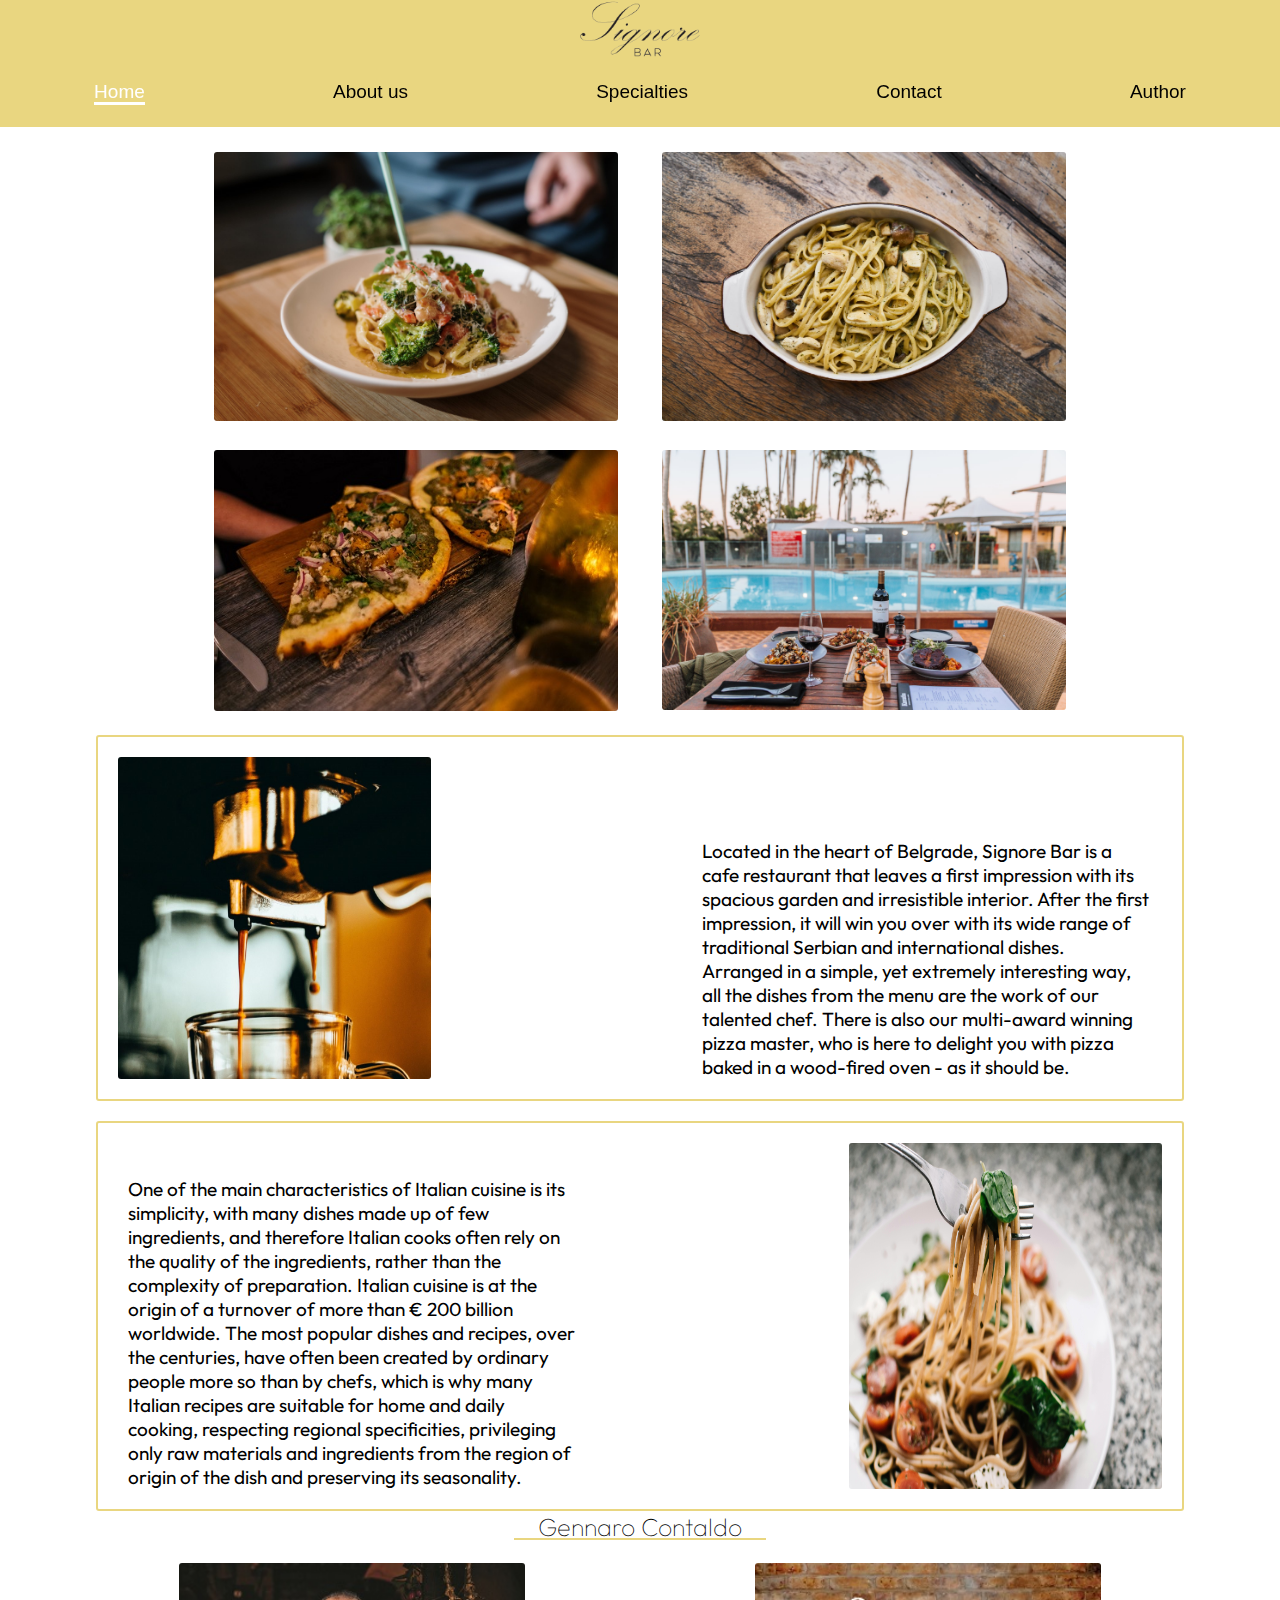
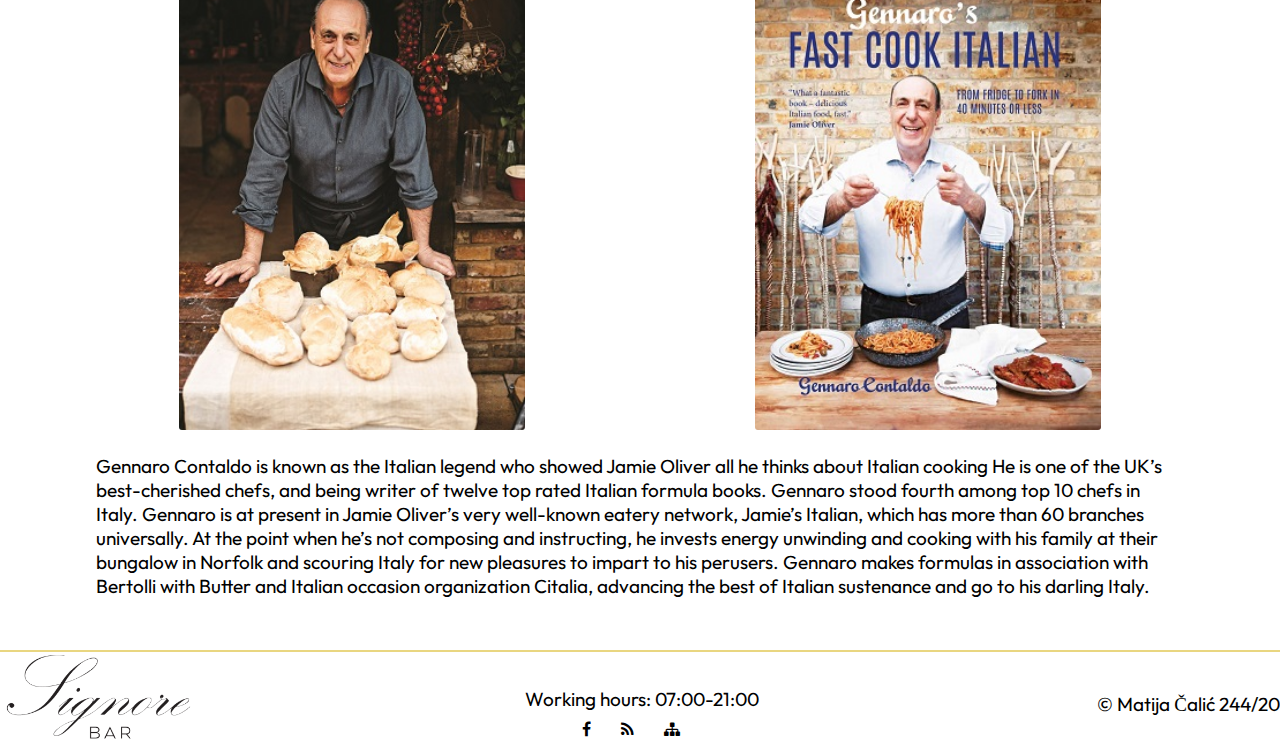
<file: index.html>
<!DOCTYPE html>
<html>
    <head>
        <title>Signore Bar</title>
        <link rel="stylesheet" type="text/css" href="css/style.css"/>
        <meta name="author" content="Matija Calic"/>
        <meta name="description" content="Located in the heart of Belgrade, Signore Bar is a cafe restaurant that leaves a first impression with its spacious garden and irresistible interior. "/>
        <meta name="keywords" content="Signore,Bar,Belgrade,cafe,restaurant"/> 
        <meta charset="utf-8"/>
        <link rel="shortcut icon" href="img/logo.ico"/>
        <link rel="stylesheet" href="https://cdnjs.cloudflare.com/ajax/libs/font-awesome/4.7.0/css/font-awesome.min.css">
      </head>
   

    <body>
       <a href="index.html"> <div id="logo"><img src="img/matija logo.png"/></div></a>
        <nav>
            <ul>
                <li><a class="hov" href="index.html">Home</a></li>
                <li><a href="aboutUs.html">About us</a></li>
                <li><a href="galery.html">Specialties</a></li>
                <li><a href="contact.html">Contact</a></li>
                <li><a href="autor.html">Author</a></li>
            </ul>
        </nav>
        <div class="indexBc odvoji">
           <div class="Left"><img src="img/jelo1.jpeg" alt=""/></div> 
          <div class="Right"> <img src="img/jelo2.jpeg" alt=""/></div> 
            </div>
            <div class="indexBc">
                <div class="Left"><img src="img/jelo3.jpeg" alt=""/></div> 
                <div class="Right"> <img src="img/jelo4.jpeg" alt=""/></div> 
            </div>
        </div>
        <div class="kafa">
            <img src="img/kafa.jpg" alt="kafa"/>
            <p>
              </br></br></br>
                Located in the heart of Belgrade, Signore Bar is a cafe restaurant that leaves a first impression with its spacious garden and irresistible interior. 
                After the first impression, it will win you over with its wide range of traditional Serbian and international dishes.
                <br/>
                

Arranged in a simple, yet extremely interesting way, all the dishes from the menu are the work of our talented chef. There is also our multi-award winning pizza master, who is here to delight you with pizza baked in a wood-fired oven - as it should be.


            </p>
        </div>
      <div class="kafa">
            
            <p>
              </br>
                One of the main characteristics of Italian cuisine is its simplicity, with many dishes made up of few ingredients, and therefore Italian cooks often rely on the quality of the ingredients, rather than the complexity of preparation. Italian cuisine is at the origin of a turnover of more than € 200 billion worldwide.

The most popular dishes and recipes, over the centuries, have often been created by ordinary people more so than by chefs, which is why many Italian recipes are suitable for home and daily cooking, respecting regional specificities, privileging only raw materials and ingredients from the region of origin of the dish and preserving its seasonality.
            </p>
            <img src="img/pasta.jpg" alt="kafa"/>

        </div>
        <h1 class="k"> &#160; &#160; Gennaro Contaldo &#160; &#160;</h1> 
        <div id="pizza">
            <img src="img/contaldo.jpg" alt=""/>
            <img src="img/contaldoBook.jpg" alt=""/>
        </div>
        

        <p id="text">
           
           <br/>

           Gennaro Contaldo is known as the Italian legend who showed Jamie Oliver all he thinks about Italian cooking He is one of the UK’s best-cherished chefs, and being writer of twelve top rated Italian formula books. Gennaro stood fourth among top 10 chefs in Italy.

Gennaro is at present in Jamie Oliver’s very well-known eatery network, Jamie’s Italian, which has more than 60 branches universally. At the point when he’s not composing and instructing, he invests energy unwinding and cooking with his family at their bungalow in Norfolk and scouring Italy for new pleasures to impart to his perusers. Gennaro makes formulas in association with Bertolli with Butter and Italian occasion organization Citalia, advancing the best of Italian sustenance and go to his darling Italy.
        </p>
      
       

<div id="futer">
    <img src="img/matija logo.png" alt="logo">
   
    <div id="socijalne">
       
        <p >Working hours: 07:00-21:00 </p>
        <ul >
        
            <li><a href="#"><i class="fa fa-facebook"></i></a></li>
            <li><a href="rss.xml"><i class="fa fa-rss"></i></a></li>
            <li><a href="sitemap.xml"><i class="fa fa-sitemap"></i></a></li>
            
        </ul>
    </div>
    <p class="f">&#169 Matija Čalić 244/20</p>
    
</div>

        
    </body>
    </html>
</file>
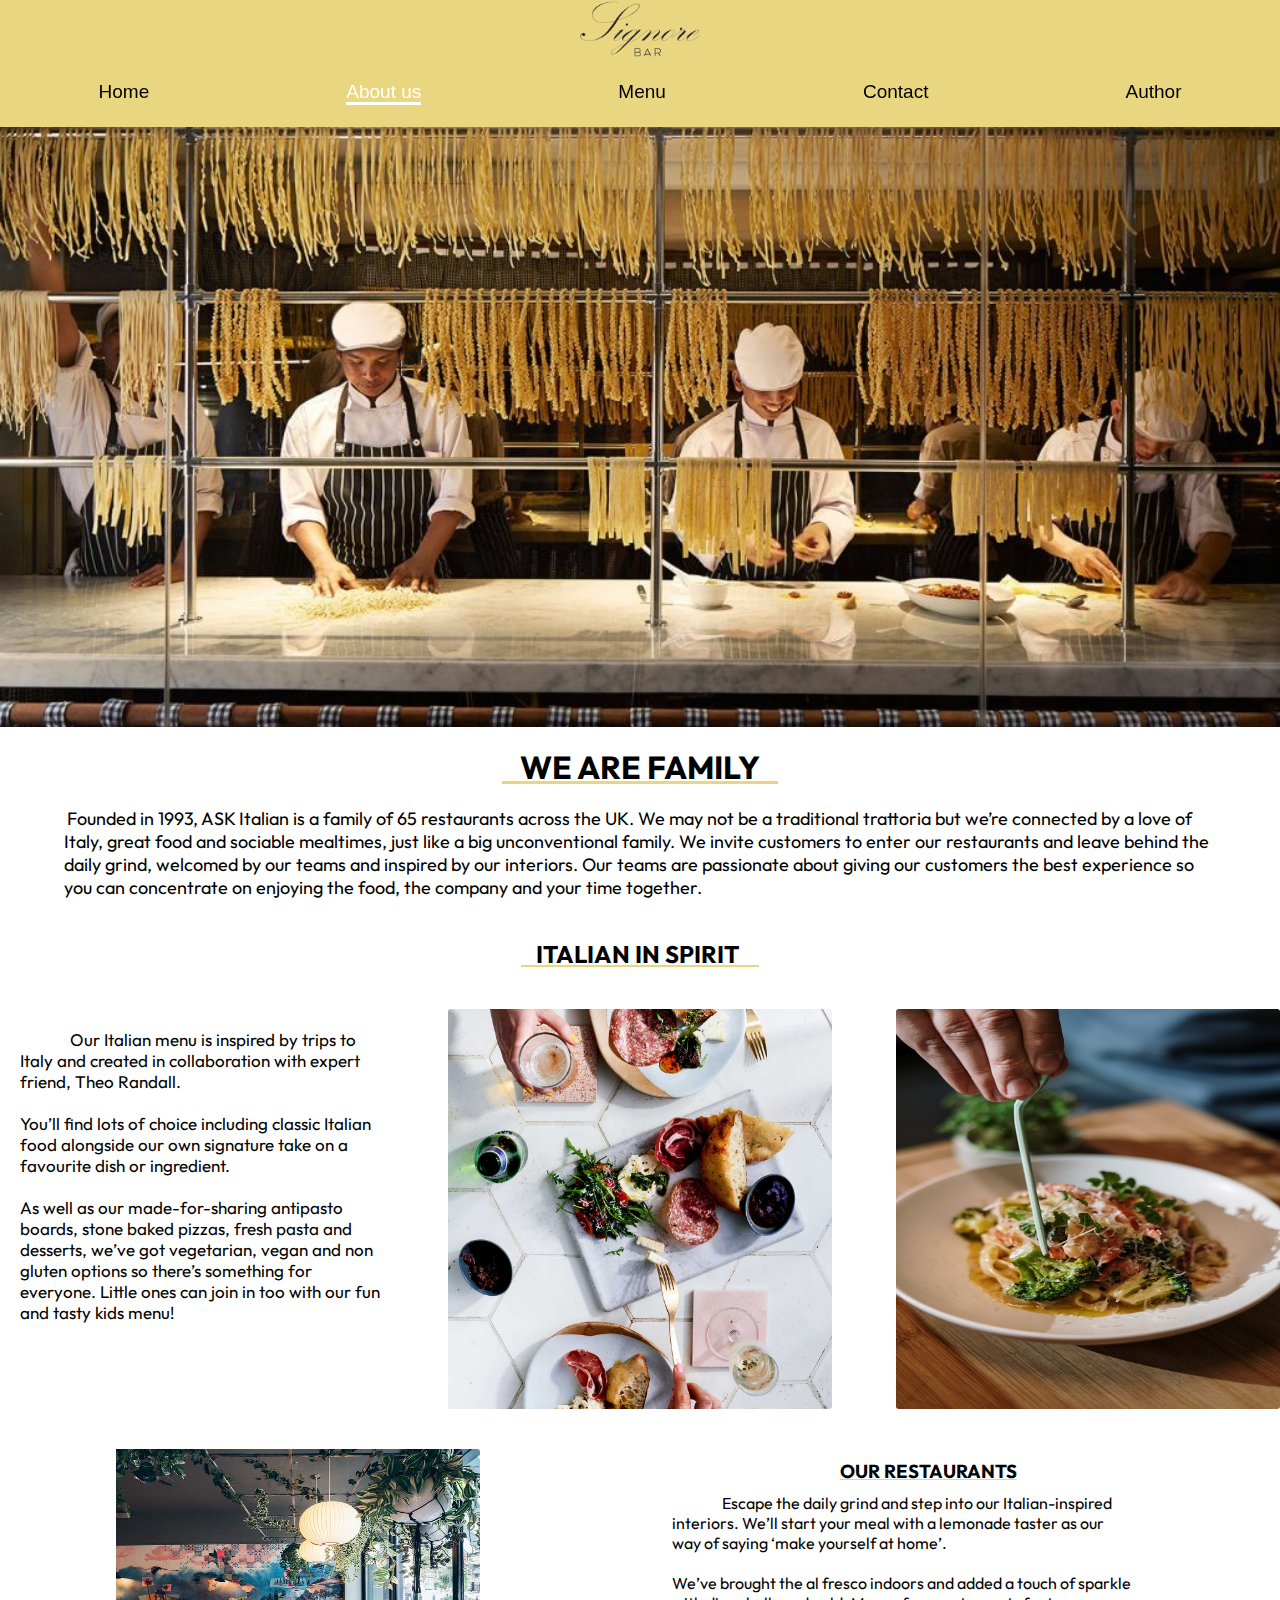
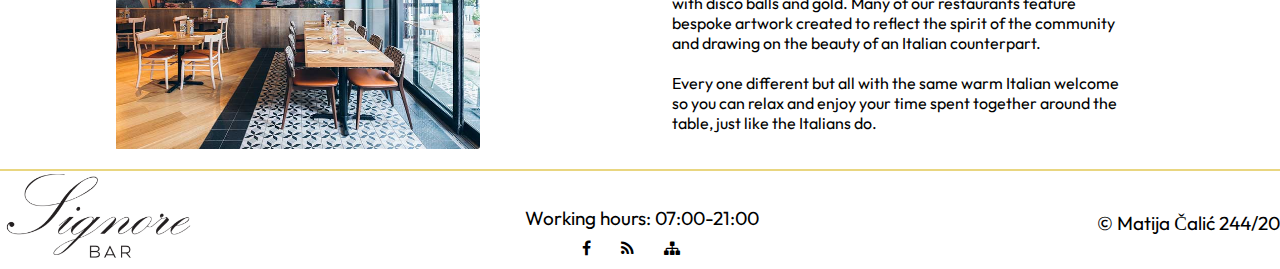
<file: aboutUs.html>
<!DOCTYPE html>
<html>
    <head>
        <title>About us</title>
        <link rel="stylesheet" type="text/css" href="css/style.css"/>
        <meta name="author" content="Matija Calic"/>
        <meta name="description" content="Founded in 1993, ASK Italian is a family of 65 restaurants across the UK. We may not be a traditional trattoria but we’re connected by a love of Italy, great food and sociable mealtimes, just like a big unconventional family. We invite customers to enter our restaurants and leave behind the daily grind, welcomed by our teams and inspired by our interiors. Our teams are passionate about giving our customers the best experience so you can concentrate on enjoying the food, the company and your time together."/>
        <meta name="keywords" content="Italian,Italy,meal,mealtimes,counterpart"/> 
        <meta charset="utf-8"/>
        <link rel="shortcut icon" href="img/logo.ico"/>
        <link rel="stylesheet" href="https://cdnjs.cloudflare.com/ajax/libs/font-awesome/4.7.0/css/font-awesome.min.css">
      </head>
   

    <body>
        <a href="index.html"> <div id="logo"><img src="img/matija logo.png"/></div></a>
       
        <nav>
            <ul>
                <li><a href="index.html">Home</a></li>
                <li><a href="aboutUs.html" class="hov" >About us</a></li>
                <li><a href="galery.html">Menu</a></li>
                <li><a href="contact.html">Contact</a></li>
                <li><a href="autor.html">Author</a></li>
            </ul>
        </nav>
        
        <div id="rest"></div>

        <div id="hranaAbout">
            <h1>&#160; &#160;we are family&#160; &#160; </h1>
            <p>Founded in 1993, ASK Italian is a family of 65 restaurants across the UK. We may not be a traditional trattoria but we’re connected by a love of Italy, great food and sociable mealtimes, just like a big unconventional family. We invite customers to enter our restaurants and leave behind the daily grind, welcomed by our teams and inspired by our interiors. Our teams are passionate about giving our customers the best experience so you can concentrate on enjoying the food, the company and your time together.</p>
        
            <h2>&#160; &#160;ITALIAN IN SPIRIT &#160; &#160;</h2>
            </div>
            <div id="hranaAbout2">
                
                <p>
                    
                    Our Italian menu is inspired by trips to Italy and created in collaboration with expert friend, Theo Randall.<br/><br/>
                    You’ll find lots of choice including classic Italian food alongside our own signature take on a favourite dish or ingredient.<br/><br/>
                    As well as our made-for-sharing antipasto boards, stone baked pizzas, fresh pasta and desserts, we’ve got vegetarian, vegan and non gluten options so there’s something for everyone. Little ones can join in too with our fun and tasty kids menu!
                </p>
                <img src="img/coko.jpg" alt="italianCoko"/>
                <img src="img/salad.jpg" alt="italianSalad"/>
            </div>

            <div id="hranaAbout3">
                <img src="img/restourant.jpg" alt="Signoro restaurant"/>
                <div id="aboutText">
                    <h3>OUR RESTAURANTS</h3>
                    <p>Escape the daily grind and step into our Italian-inspired interiors. We’ll start your meal with a lemonade taster as our way of saying ‘make yourself at home’.
<br/><br/>

                        We’ve brought the al fresco indoors and added a touch of sparkle with disco balls and gold. Many of our restaurants feature bespoke artwork created to reflect the spirit of the community and drawing on the beauty of an Italian counterpart.
                        <br/><br/>
                        Every one different but all with the same warm Italian welcome so you can relax and enjoy your time spent together around the table, just like the Italians do.</p>
                </div>
            </div>
        

     <!--   <div id="hranaAbout">
            <p>It is said that good food never tires you, good food is art and passion, it is an infinite tradition. 
                That’s why the alchemy of typical Roman flavors can only be found in the SIGNORE BAR where tradition and innovation form a truly exceptional combination. 
                The twenty-year experience of our chef guarantees the choice of high quality raw materials. In addition to being able to accompany YOUR dishes, we offer a wide selection of locally selected wines.
               <p>Escape the daily grind and step into our Italian-inspired interiors. We’ll start your meal with a lemonade taster as our way of saying ‘make yourself at home’.

We’ve brought the al fresco indoors and added a touch of sparkle with disco balls and gold. Many of our restaurants feature bespoke artwork created to reflect the spirit of the community and drawing on the beauty of an Italian counterpart.

Every one different but all with the same warm Italian welcome so you can relax and enjoy your time spent together around the table, just like the Italians do.</p>
            </p>

        </div>
        <div id="rest"></div>-->

    

        <div id="futer">
            <img src="img/logo.png" alt="logo">
           
            <div id="socijalne">
               
                <p >Working hours: 07:00-21:00 </p>
                <ul >
                
                    <li><a href="#"><i class="fa fa-facebook"></i></a></li>
                    <li><a href="rss.xml"><i class="fa fa-rss"></i></a></li>
                    <li><a href="sitemap.xml"><i class="fa fa-sitemap"></i></a></li>
                    
                </ul>
            </div>
            <p class="f">&#169 Matija Čalić 244/20</p>
            
        </div>
        
                
            </body>
            </html>
</file>
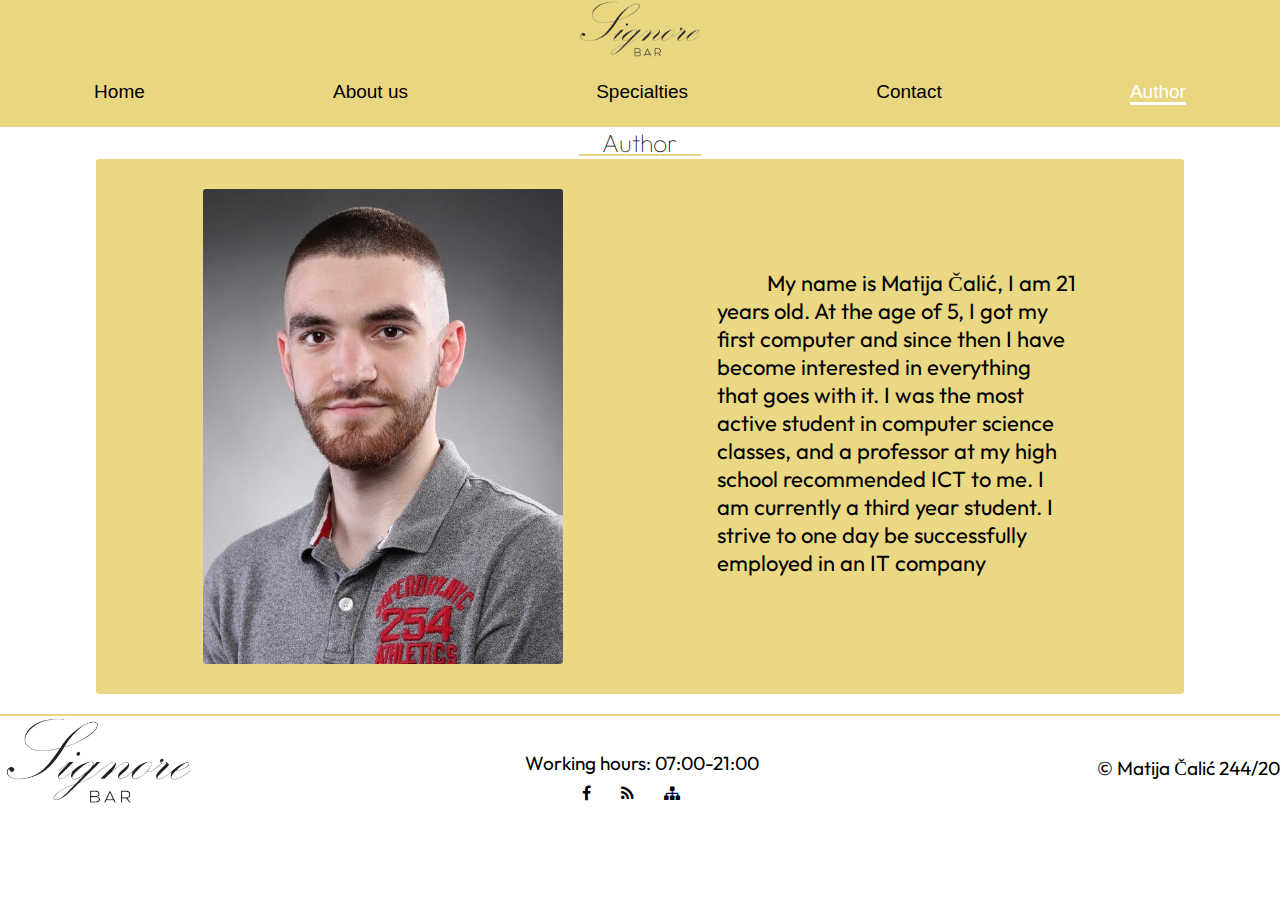
<file: autor.html>
<!DOCTYPE html>
<html>
    <head>
        <title>Author</title>
        <link rel="stylesheet" type="text/css" href="css/style.css"/>
        <meta name="author" content="Matija Calic"/>
        <meta name="description" content="My name is Matija Čalić, I am 21 years old. At the age of 5, I got my first computer and since then I have become interested in everything that goes with it. "/>
        <meta name="keywords" content="Matija,Calic,computer,ICT,company"/> 
        <meta charset="utf-8"/>
        <link rel="shortcut icon" href="img/logo.ico"/>
        <link rel="stylesheet" href="https://cdnjs.cloudflare.com/ajax/libs/font-awesome/4.7.0/css/font-awesome.min.css">
      </head>
   

    <body>
       <a href="index.html"> <div id="logo"><img src="img/matija logo.png"/></div></a>
        <nav>
            <ul>
                <li><a  href="index.html">Home</a></li>
                <li><a href="aboutUs.html">About us</a></li>
                <li><a href="galery.html">Specialties</a></li>
                <li><a href="contact.html">Contact</a></li>
                <li><a class="hov" href="autor.html">Author</a></li>
            </ul>
        </nav>

        <h1 class="k"> &#160; &#160; Author &#160; &#160;</h1>
        <div id="autor">
            <img src="img/author.jpg" alt="author">
            <p>My name is Matija Čalić, I am 21 years old. At the age of 5, I got my first computer and since then I have become interested in everything that goes with it. I was the most active student in computer science classes, and a professor at my high school recommended ICT to me. I am currently a third year student. I strive to one day be successfully employed in an IT company</p>
        </div>


       
        

        <div id="futer">
            <img src="img/matija logo.png" alt="logo">
           
            <div id="socijalne">
               
                <p >Working hours: 07:00-21:00 </p>
                <ul >
                
                    <li><a href="#"><i class="fa fa-facebook"></i></a></li>
                    <li><a href="rss.xml"><i class="fa fa-rss"></i></a></li>
                    <li><a href="sitemap.xml"><i class="fa fa-sitemap"></i></a></li>
                    
                </ul>
            </div>
            <p class="f">&#169 Matija Čalić 244/20</p>
            
        </div>
        
                
            </body>
            </html>
</file>
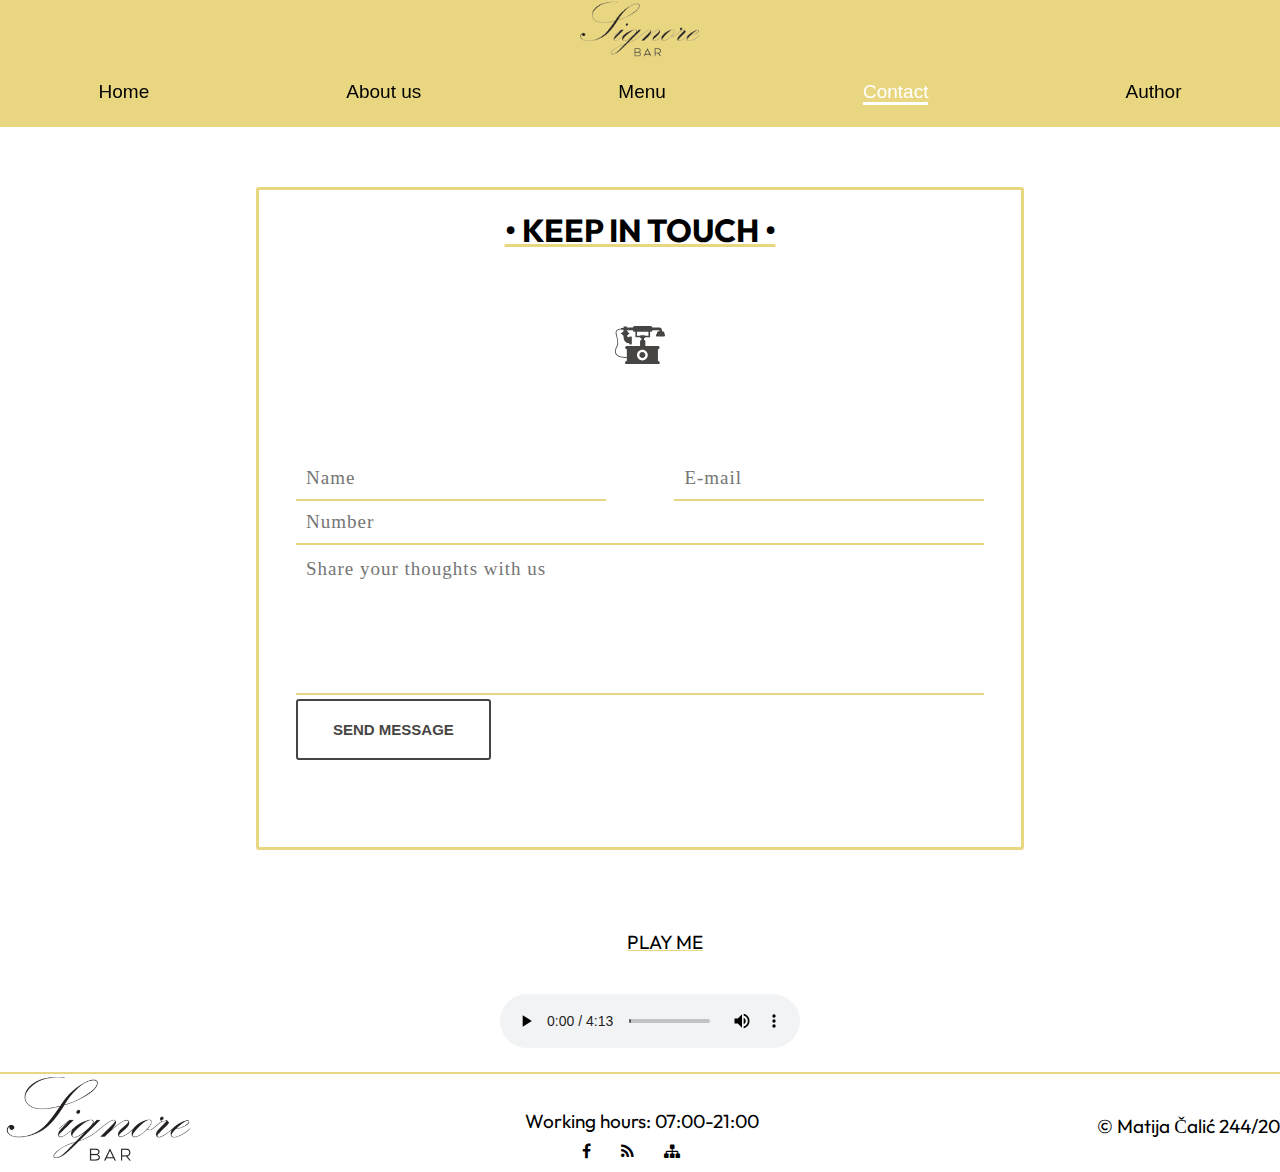
<file: contact.html>
<!DOCTYPE html>
<html>
    <head>
        <title>Contact</title>
        <link rel="stylesheet" type="text/css" href="css/style.css"/>
        <meta name="author" content="Matija Calic"/>
        <meta name="description" content="Please contact us"/>
        <meta name="keywords" content="music,Touch,name,email,telephone"/> 
        <meta charset="utf-8"/>
        <link rel="shortcut icon" href="img/logo.ico"/>
        <link rel="stylesheet" href="https://cdnjs.cloudflare.com/ajax/libs/font-awesome/4.7.0/css/font-awesome.min.css">
      </head>
   

    <body>
      <a href="index.html"> <div id="logo"><img src="img/matija logo.png"/></div></a>
        <nav>
            <ul>
                <li><a href="index.html">Home</a></li>
                <li><a href="aboutUs.html"  >About us</a></li>
                <li><a href="galery.html" >Menu</a></li>
                <li><a href="contact.html" class="hov">Contact</a></li>
                <li><a href="autor.html">Author</a></li>
            </ul>
        </nav>
        

        <div id="container">
            <h1 class="hMenu">&bull; Keep in Touch &bull;</h1>
            <div class="underline">
            </div>
            <div class="icon_wrapper">
              <svg class="icon" viewBox="0 0 145.192 145.192">
                <path d="M126.82,32.694c-2.804,0-5.08,2.273-5.08,5.075v2.721c-1.462,0-2.646,1.185-2.646,2.647v1.995    c0,1.585,1.286,2.873,2.874,2.873h20.577c1.462,0,2.646-1.185,2.646-2.647v-3.041c0-1.009-0.816-1.825-1.823-1.825v-2.722    c0-2.802-2.276-5.075-5.079-5.075h-1.985v-3.829c0-3.816-3.095-6.912-6.913-6.912h-0.589h-20.45c0-2.67-2.164-4.835-4.833-4.835    H56.843c-2.67,0-4.835,2.165-4.835,4.835H34.356v-3.384h-9.563v3.384v1.178h-7.061v1.416c-2.67,0.27-10.17,1.424-13.882,5.972    c-1.773,2.17-2.44,4.791-1.983,7.793c0.463,3.043,1.271,6.346,2.128,9.841c2.354,9.616,5.024,20.515,0.549,28.077    C2.647,79.44-3.125,90.589,2.201,99.547c4.123,6.935,13.701,10.44,28.5,10.44c1.186,0,2.405-0.023,3.658-0.068v9.028h-0.296    c-2.516,0-4.558,2.039-4.558,4.558v4.566h100.04v-4.564c0-2.519-2.039-4.558-4.558-4.558h-0.297V84.631h0.297    c2.519,0,4.558-2.037,4.558-4.556v-0.009c0-2.516-2.039-4.556-4.556-4.556l-36.786-0.009V61.973c0-2.193-1.777-3.971-3.972-3.971    v-4.711h0.456c1.629,0,2.952-1.32,2.952-2.949h14.227V34.459h1.658c2.672,0,4.834-2.165,4.834-4.834h20.45v3.069H126.82z     M34.06,75.511c-2.518,0-4.558,2.04-4.558,4.556v0.009c0,2.519,2.042,4.556,4.558,4.556h0.296v24.12l-0.042-1.168    c-15.994,0.574-26.122-2.523-30.106-9.229C-0.464,90.5,4.822,80.347,6.55,77.423c4.964-8.382,2.173-19.774-0.29-29.825    c-0.843-3.442-1.639-6.696-2.088-9.638c-0.354-2.35,0.129-4.3,1.484-5.958c3.029-3.714,9.509-4.805,12.076-5.1v1.233h7.061v1.49    v2.684c-2.403,1.114-4.153,2.997-4.676,5.237H18.15c-0.584,0-1.056,0.474-1.056,1.056v0.83c0,0.584,0.475,1.056,1.056,1.056h1.984    c0.561,2.18,2.304,3.999,4.658,5.092v0.029c0,0-2.282,20.823,16.479,22.099v1.102c0,1.177,0.955,2.133,2.133,2.133h3.297    c1.178,0,2.133-0.956,2.133-2.133V50.135c0-1.177-0.955-2.132-2.133-2.132h-3.297c-1.178,0-2.133,0.955-2.133,2.132    c-1.575-0.235-5.532-1.17-6.635-4.547c2.36-1.092,4.109-2.913,4.669-5.097h1.308c0.722,0,1.309-0.584,1.309-1.308v-0.578    c0-0.584-0.475-1.056-1.056-1.056h-1.539c-0.542-2.332-2.416-4.271-4.968-5.363v-2.559h17.651c0,2.67,2.166,4.835,4.836,4.835 h2.392v15.88h13.639c0,1.629,1.321,2.949,2.951,2.949h0.899v4.711c-2.194,0-3.972,1.778-3.972,3.971v13.529L34.06,75.511z     M95.188,101.78c0,8.655-7.012,15.665-15.664,15.665c-8.653,0-15.667-7.01-15.667-15.665c0-8.647,7.014-15.664,15.667-15.664    C88.177,86.116,95.188,93.132,95.188,101.78z M97.189,45.669h-9.556c0-0.896-0.726-1.62-1.619-1.62H74.494    c-0.896,0-1.621,0.727-1.621,1.62h-8.967v-11.21h33.283V45.669z"></path>
                <path d="M70.865,101.78c0,4.774,3.886,8.657,8.66,8.657c4.774,0,8.657-3.883,8.657-8.657c0-4.773-3.883-8.656-8.657-8.656    C74.751,93.124,70.865,97.006,70.865,101.78z"></path>
              </svg>
            </div>
            <form action="#" method="post" id="contact_form">
              <div class="name">
                <label for="name"></label>
                <input type="text" placeholder="Name" name="name" id="name_input" required>
              </div>
              <div class="email">
                <label for="email"></label>
                <input type="email" placeholder="E-mail" name="email" id="email_input" required>
              </div>
              <div class="telephone">
                <label for="name"></label>
                <input type="text" placeholder="Number" name="telephone" id="telephone_input" required>
              </div>
              
              <div class="message">
                <label for="message"></label>
                <textarea name="message" placeholder="Share your thoughts with us " id="message_input" cols="30" rows="5" required></textarea>
              </div>
              <div class="submit">
                <input type="submit" value="Send Message" id="form_button" />
              </div>
            </form>
          </div>

        
          <p class="music">Play me</p>
          <audio controls autoplay>
             
              <source src="img/Andrea Bocelli - Con te Partiro.mp3" type="audio/mp3">
          </audio>
         

        <div id="futer">
            <img src="img/logo.png" alt="logo">
           
            <div id="socijalne">
               
                <p >Working hours: 07:00-21:00 </p>
                <ul >
                
                    <li><a href="https://www.facebook.com/"><i class="fa fa-facebook"></i></a></li>
                    <li><a href="rss.xml"><i class="fa fa-rss"></i></a></li>
                    <li><a href="sitemap.xml"><i class="fa fa-sitemap"></i></a></li>
                    
                </ul>
            </div>
            <p class="f">&#169 Matija Čalić 244/20</p>
            
        </div>
        
                
            </body>
            </html>
</file>
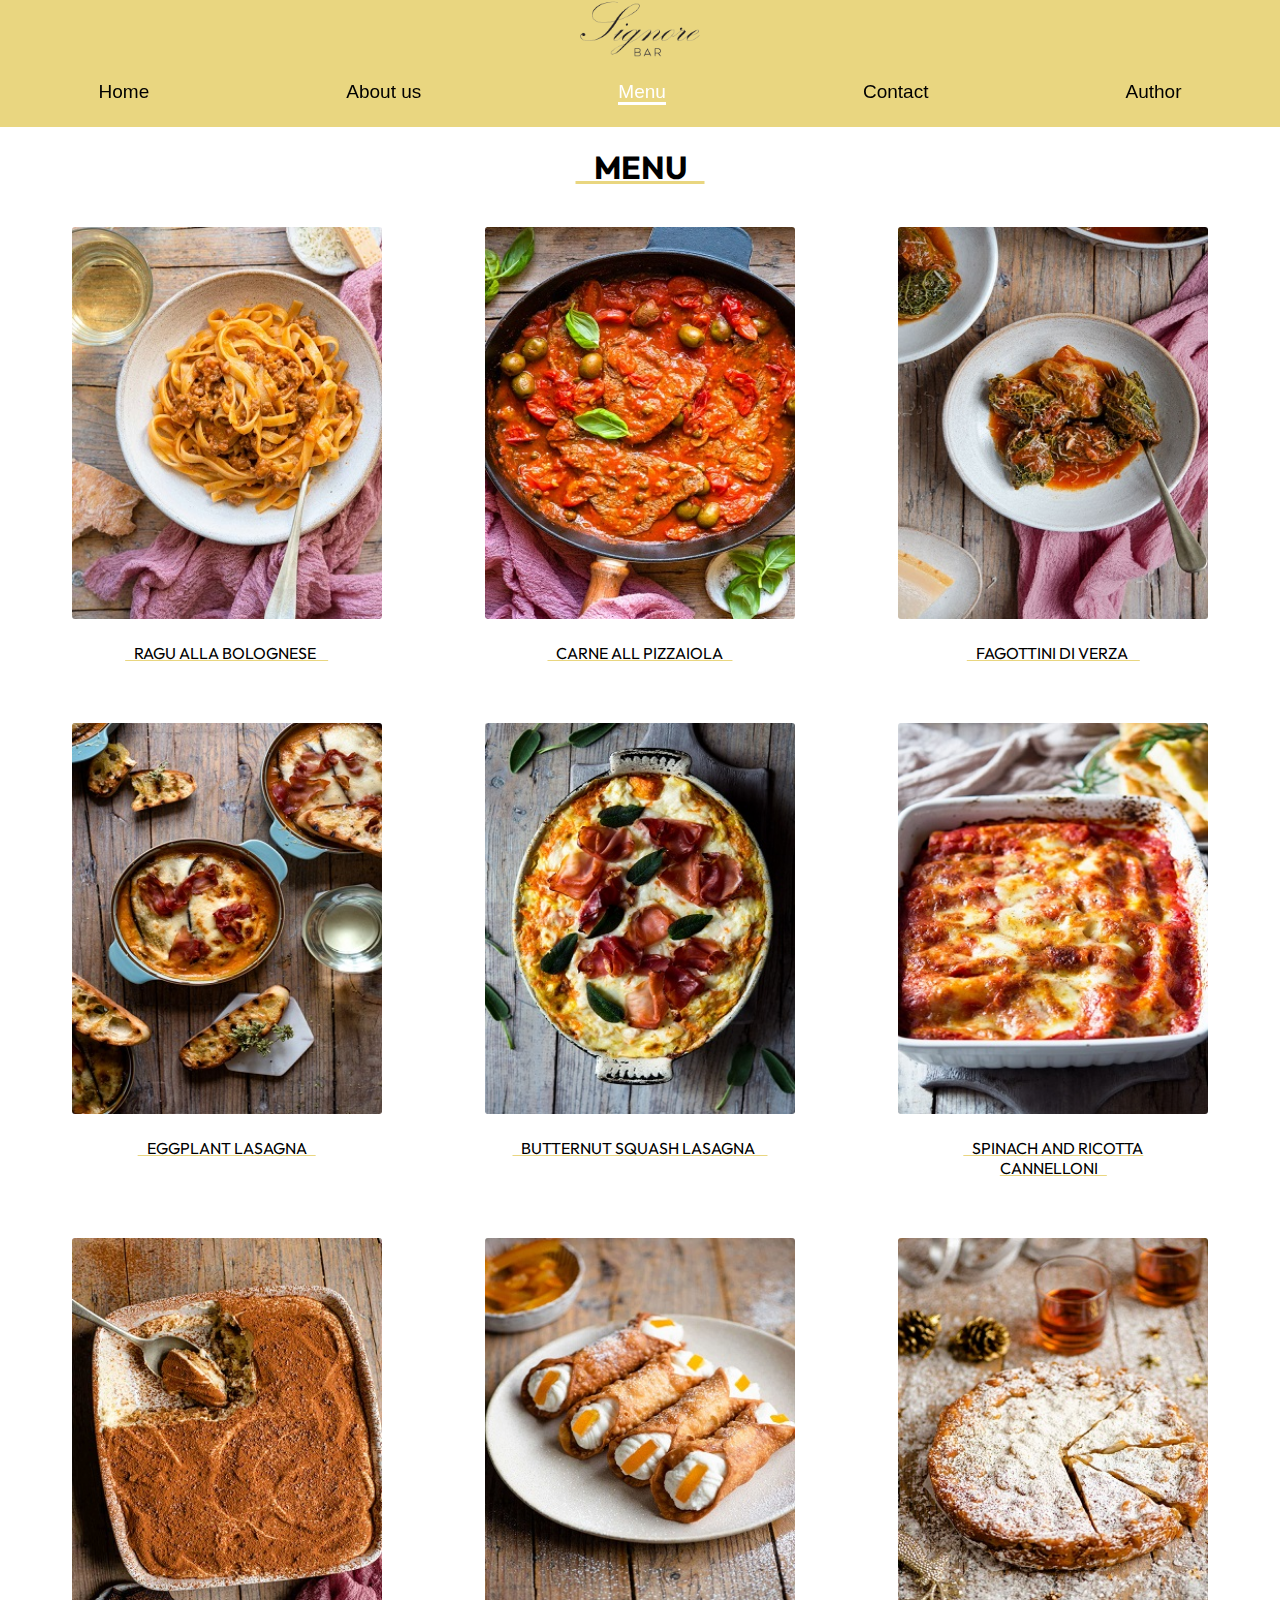
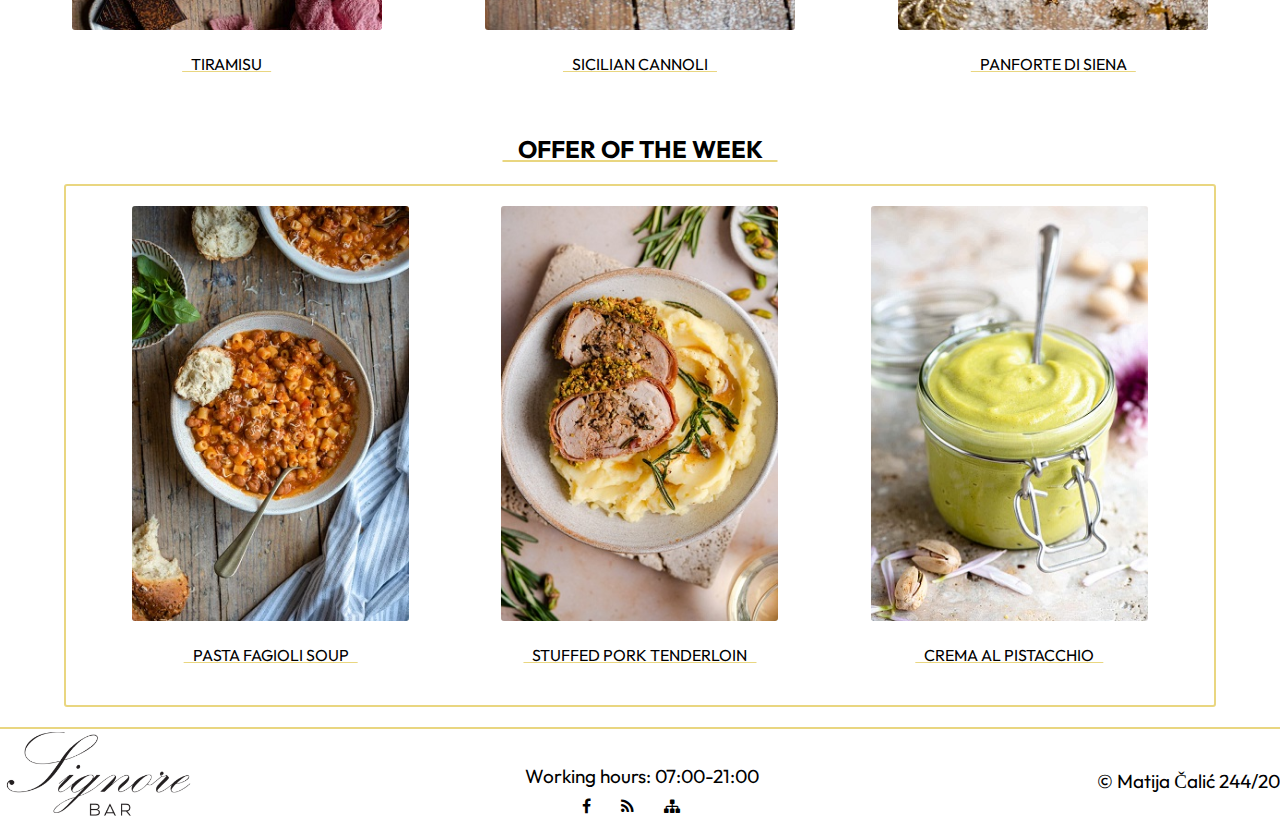
<file: galery.html>
<!DOCTYPE html>
<html>
    <head>
        <title>Galery</title>
        <link rel="stylesheet" type="text/css" href="css/style.css"/>
        <meta name="author" content="Matija Calic"/>
        <meta name="description" content="Beautiful Italian food in our restaurant"/>
        <meta name="keywords" content="Ragu,Bolognese,Carne,Pizzaiola,Pistacchio,Fagottini"/> 
        <meta charset="utf-8"/>
        <link rel="shortcut icon" href="img/logo.ico"/>
        <link rel="stylesheet" href="https://cdnjs.cloudflare.com/ajax/libs/font-awesome/4.7.0/css/font-awesome.min.css">
      </head>
   

    <body>
        <a href="index.html"> <div id="logo"><img src="img/matija logo.png"/></div></a>
        <nav>
            <ul>
                <li><a href="index.html">Home</a></li>
                <li><a href="aboutUs.html"  >About us</a></li>
                <li><a href="galery.html" class="hov">Menu</a></li>
                <li><a href="contact.html">Contact</a></li>
                <li><a href="autor.html">Author</a></li>
            </ul>
        </nav>
        <h1 class="hMenu">
            &#160; &#160;menu&#160; &#160;
        </h1>
        <div class="galery">
            <div class="menu">
                <img src="img/bolognese.jpg" alt="Ragu alla Bolognese ">
                <figcaption class="hMenu">&#160; &#160;Ragu alla Bolognese  &#160; &#160;</figcaption>
            </div>
            <div class="menu">
                <img src="img/steakPizzaiola.jpg" alt="Carne all Pizzaiola">
                <figcaption class="hMenu">&#160; &#160;Carne all Pizzaiola&#160; &#160; </figcaption>
            </div>
            <div class="menu">
                <img src="img/rolls.jpg" alt="Fagottini di Verza">
                <figcaption class="hMenu">&#160; &#160;Fagottini di Verza &#160; &#160;</figcaption>
            </div>
            

        </div>
        <div class="galery">
            <div class="menu">
                <img src="img/eggplantLasagane.jpg" alt="Eggplant Lasagna ">
                <figcaption class="hMenu">&#160; &#160;Eggplant Lasagna&#160; &#160;  </figcaption>
            </div>
            <div class="menu">
                <img src="img/squashLasagna.jpg" alt="Butternut squash lasagna">
                <figcaption class="hMenu">&#160; &#160;Butternut squash lasagna &#160; &#160;</figcaption>
            </div>
            <div class="menu">
                <img src="img/ricotta.jpg" alt="Spinach and ricotta cannelloni">
                <figcaption class="hMenu">&#160; &#160;Spinach and ricotta cannelloni&#160; &#160; </figcaption>
            </div>
            

        </div>

        <div class="galery">
            <div class="menu">
                <img src="img/tiramisu.jpg" alt="Tiramisu">
                <figcaption class="hMenu">&#160; &#160;Tiramisu&#160; &#160;</figcaption>
            </div>
            <div class="menu">
                <img src="img/cannoli.jpg" alt="Sicilian Cannoli">
                <figcaption class="hMenu">&#160; &#160;Sicilian Cannoli&#160; &#160;</figcaption>
            </div>
            <div class="menu">
                <img src="img/panforte.jpg" alt="Panforte di Siena">
                <figcaption class="hMenu">&#160; &#160;Panforte di Siena&#160; &#160;</figcaption>
            </div>
            

        </div>

        <h2 class="hMenu">&#160; &#160;Offer of the week&#160; &#160;</h2>

        <div id="offer">
            <div class="galery">
                <div class="menu">
                    <img src="img/fagialo.jpg" alt="Pasta Fagioli Soup">
                    <figcaption class="hMenu">&#160; &#160;Pasta Fagioli Soup&#160; &#160;</figcaption>
                </div>
                <div class="menu">
                    <img src="img/pork.jpg" alt="Stuffed Pork Tenderloini">
                    <figcaption class="hMenu">&#160; &#160;Stuffed Pork Tenderloin&#160; &#160;</figcaption>
                </div>
                <div class="menu">
                    <img src="img/pistachio.jpg" alt="Crema al Pistacchio">
                    <figcaption class="hMenu">&#160; &#160;Crema al Pistacchio&#160; &#160;</figcaption>
                </div>
                
    
            </div>
        </div>






        <div id="futer">
            <img src="img/logo.png" alt="logo">
           
            <div id="socijalne">
               
                <p >Working hours: 07:00-21:00 </p>
                <ul >
                
                    <li><a href="#"><i class="fa fa-facebook"></i></a></li>
                    <li><a href="rss.xml"><i class="fa fa-rss"></i></a></li>
                    <li><a href="sitemap.xml"><i class="fa fa-sitemap"></i></a></li>
                    
                </ul>
            </div>
            <p class="f">&#169 Matija Čalić 244/20</p>
            
        </div>
        
                
            </body>
            </html>
</file>
<file: css/style.css>
@font-face {
    font-family: FONT;
    src: url('../fonts/Outfit-VariableFont_wght.ttf');
 }
 *
 {
     margin: 0px;
     padding: 0px;
     box-sizing: border-box;
 }
ul{
    list-style: none;
}
li a{
    list-style: none;
    text-decoration: none;
}

nav{
    position: sticky;
    top:0;
    z-index: 10;
}
nav ul 
{
    display: flex;
    justify-content: space-around;
    background-color: rgba(228, 204, 96, 0.8);
   height: 70px;
}
nav ul li
{
    margin-top: 24px;
}
nav ul li a
{
    color: #000;
    font-family: 'Gill Sans', 'Gill Sans MT', Calibri, 'Trebuchet MS', sans-serif;
    font-size: 19px;
}
nav ul li a:hover 
{
    font-size: 23px;
    color: rgb(207,181,59);
    transform:scale(1.5);
    transition: 0.5s;

}
img{
    border-radius: 3px;}
.hov
{
    color: #fff;
    border-bottom: 3px solid #fff;
}
#logo 
{
    display:flex;
    justify-content: center;
    background-color: rgba(228, 204, 96, 0.8);
}
#logo img
{
    width: 10%;
    height: auto;
}
.indexBc
{
    width: 70%;
    display: flex;
    justify-content: space-around;
   margin: 0px auto;

}
.Left
{
    width: 45%;
}
.Left img{
    width: 100%;
    position: relative;
    animation: Left 5s ;
   
    
}

.Right
{
    width: 45%;
}
.Right img{
    width: 100%;
    position: relative;
    animation: Right 5s ;
    
   
}



.odvoji
{
    margin-top: 25px;
    margin-bottom: 25px;
}

/* @keyframes Left {
    from {left: 0px;}
    to {left: 15px;}
  }
  @keyframes Right {
    from {right: 0px;}
    to {right: 15px;}
  } */
.kafa
{
    width: 85%;
 
    margin: 0px auto;
    display: flex;
    justify-content: space-between;
    margin-top: 20px;
    padding: 20px;
    border: 2px solid rgba(228, 204, 96, 0.8) ;
    border-radius: 3px;
}
.kafa img
{
    width: 30%;
    border-radius: 3px;
    
}
.kafa p
{
    width: 45%;
    padding: 10px 10px 0px 10px;
    border-radius: 3px;
    font-family: FONT;
    font-size: 19px;
  
        
}

#glavnoDva
{
    margin-top: 20px;
    width: 100%;
    height: 850px;
    background-image: url('../img/italijaKafa.jpg');
    background-repeat: no-repeat;
    background-size: cover;
    background-position: fixed;
}
#p
{
    height: 50px;
    width: 100%;
    background-color: #000;
}

#pizza
{
   padding-top: 20px;
    width: 90%;
    display: flex;
    justify-content: space-around;
    margin: 0px auto;
   
}
#pizza img
{
    width: 30%;
}
#text
{
    width: 85%;
    height: 200px;
    margin: 0px auto;
}
.k
{
    text-align: center;
    font-weight: 100;
    font-size: 25px;
    font-family: FONT;
}

#text 
{
    font-family: FONT;
    font-size: 19px;
}

#futer
{
    width: 100%;
    height: 100px;
    margin: 0px auto;
    margin-top: 20px;
    display: flex;
    justify-content: space-between;
    border-top: 2px solid rgba(228, 204, 96, 0.8);
    padding-bottom: 10px;

   

}
#futer ul
{
    display: flex;
    justify-content: space-between;
    align-items: center;
    padding-left: 30px;
   
}

#futer ul li a
{
    color: #000;
}

#socijalne
{
    display: flex;
    flex-direction: column;
    padding-top: 30px;
    width: 50%;
   
}
#socijalne ul
{
    width: 20%;
    margin: 0px auto;
    margin-left: 250px;
}
#socijalne p
{
    margin-right: 10px;
    margin-top: 5px;
    text-align: center;
    margin-bottom: 10px;
}

.f
{
    padding-top: 40px;
}
.k {
text-decoration: underline;
text-decoration-color:rgba(228, 204, 96, 0.8);

}

/*About us*/



p{
    font-family: FONT;
    font-size: 19px;
}
#hranaSlike{
width:90%;
height: auto;
margin:0 auto;
display:flex;
justify-content: space-around;
padding:20px;
}

#hranaSlike img{
width: 20%;
height: auto;
box-shadow: 15px 15px 10px rgba(228, 204, 96, 0.8);
border-radius:5%;
}
#hranaAbout 
{
    width: 90%;
    margin: 0px auto;
}
#rest
{
    
    width: 100%;
  height: 600px;
    background-image: url('../img/tim.jpg');
    background-repeat: no-repeat;
    background-size: cover;
}
p{
    text-indent:50px;
}
#hranaAbout2
{
    display: flex;
    justify-content: space-between;
    margin-top: 20px;
    
}
#hranaAbout h1, h2
{
    text-align: center;
    text-transform: uppercase;
    padding: 20px;
    font-family: FONT;
    text-decoration: underline;
text-decoration-color:rgba(228, 204, 96, 0.8);
}

#hranaAbout p
{
    font-size: 18px;
    font-family: FONT;
    margin-bottom: 20px;
    text-indent: 3px;
}
#hranaAbout2 p
{
    
    
    width: 30%;
    font-size: 17px;
    margin-top: 20px;
    font-family: FONT;
    padding-left: 20px;
    
}
#hranaAbout2 img{
    width: 30%;
    height: 400px;
    border-radius: 3px;
}
#hranaAbout2 p h2
{
    width: 100%;
}
#hranaAbout3
{
    display: flex;
    justify-content: space-around;
  
    height: 300px;
    width: 100%;
    margin-top: 40px;
}
#hranaAbout3 img
{
    width: 30%;
    padding-left: 20px;
    border-radius: 3px;
    
    
}
#aboutText
{
    width: 40%;
    
}
#aboutText p
{
    font-size: 16px;
    padding-right: 50px;

}
#aboutText h3
{
    text-align: center;
    text-transform: uppercase;
    padding: 10px;
    font-family: FONT;
    text-decoration: underline;
text-decoration-color:rgba(228, 204, 96, 0.8);

}

/*MENI*/
.galery{
    display: flex;
    justify-content: space-around;
    padding: 20px;
}
.menu 
{
width: 25%;
}
.menu img
{
    width: 100%;
    border-radius: 3px;
   

}
.menu img:hover
{
    transition: transform .6s;
    transform: scale(1.05);
    z-index: 8;
}
.hMenu
{
    text-align: center;
    text-transform: uppercase;
    padding: 20px;
    font-family: FONT;
    text-decoration: underline;
text-decoration-color:rgba(228, 204, 96, 0.8);
}
#offer
{
    width: 90%;
    margin: 0px auto;

    border:2px solid rgba(228, 204, 96, 0.8);
    border-radius: 3px;
}




button {
  overflow: visible;
}

button, select {
  text-transform: none;
}

button, input, select, textarea {
 
  font: inherit;
  margin: 0;
}

input {
  line-height: normal;
}

textarea {
  overflow: auto;
}

#container {
  border: solid 3px  rgba(228, 204, 96, 0.8);;
  max-width: 768px;
  margin: 60px auto;
  position: relative;
  border-radius: 3px;
}

form {
  padding: 37px;
  margin: 50px 0;
 
}





.icon_wrapper {
  margin: 50px auto 0;
  width: 100%;
}

.icon {
  display: block;
  fill: #474544;
  height: 50px;
  margin: 0 auto;
  width: 50px;
}

.email {
	float: right;
	width: 45%;
}

input[type='text'], [type='email'], textarea {
	background: none;
  border: none;
	border-bottom: solid 2px  rgba(228, 204, 96, 0.8);;
	color: #474544;
	font-size: 19px;
  font-weight: 400;
  letter-spacing: 1px;
	width: 100%;
box-sizing: border-box;
padding: 10px;

	
}

input[type='text']:focus, [type='email']:focus, textarea:focus {
	outline: none;
	padding:13px;
}

.message {
	float: none;
}

.name {
	float: left;
	width: 45%;
}


.telephone {
  width: 100%;
}

textarea {
	line-height: 150%;
	height: 150px;
	resize: none;
  width: 100%;
}



#form_button {
  background: none;
  border: solid 2px #474544;
  color: #474544;
  cursor: pointer;
  display: inline-block;
  font-family: 'Helvetica', Arial, sans-serif;
  font-size: 15px;
  font-weight: bold;
  outline: none;
  padding: 20px 35px;
  border-radius: 3px;
  text-transform: uppercase;
	transition: all 0.3s;
}

#form_button:hover {
  background: rgba(228, 204, 96, 0.7);
  color: #474544;
}
audio
{
    margin-top: 20px;
    margin-left: 500px;
}
.music
{
    text-align: center;
    text-transform: uppercase;
    padding: 20px;
    font-family: FONT;
    text-decoration: underline;
text-decoration-color:rgba(228, 204, 96, 0.8);
}

#autor{
    width: 85%;
    margin: 0px auto;
    padding: 30px;
    background-color: rgba(228, 204, 96, 0.774);
    display: flex;
    justify-content: space-around;
    border-radius: 3px;
}
#autor img{
    width: 35%;
}
#autor p{
    width: 35%;
    margin-top: 80px;
    font-size: 22px;
}
</file>
